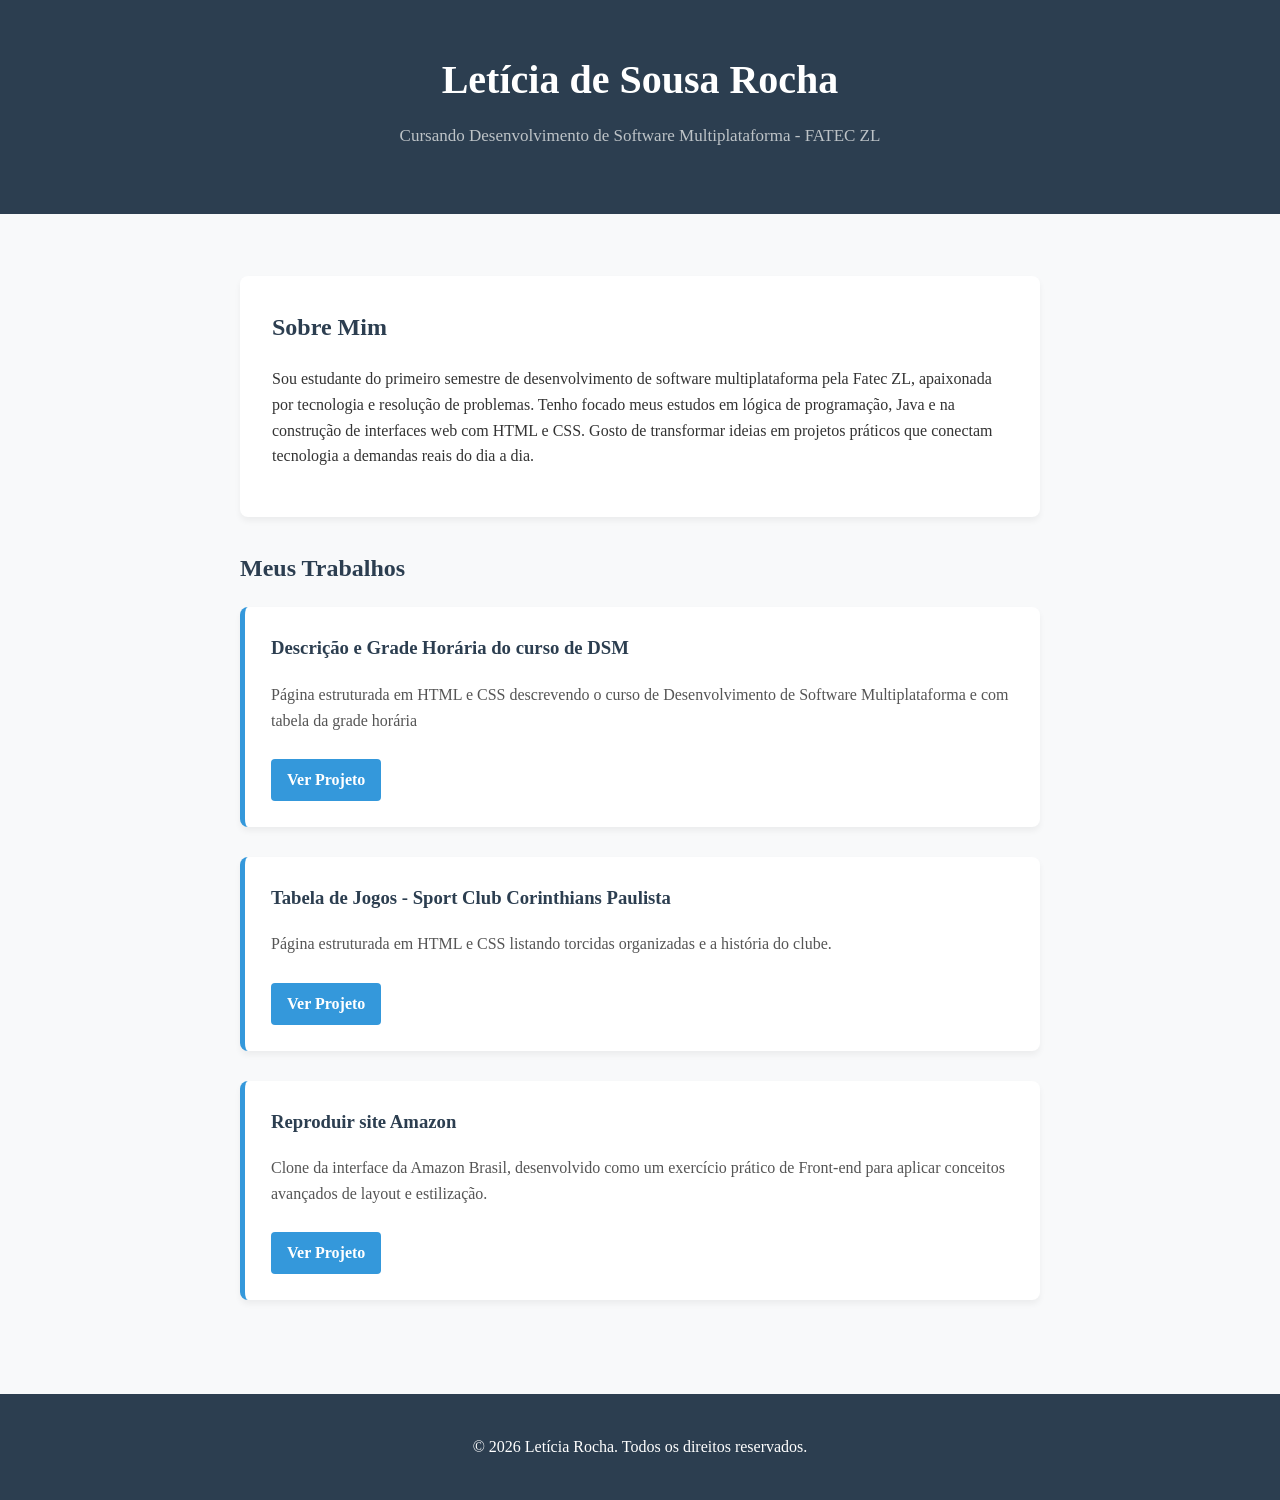
<file: index.html>
<!DOCTYPE html>
<html lang="pt-BR">
<head>
    <meta charset="UTF-8">
    <meta name="viewport" content="width=device-width, initial-scale=1.0">
    <link rel="stylesheet" href="style.css">
    <title>Portfólio | Leticia Rocha</title>
  
</head>

<body>

    <header>
        <h1>Letícia de Sousa Rocha</h1>
        <p>Cursando Desenvolvimento de Software Multiplataforma - FATEC ZL</p>
    </header>

    <main class="container">
        
        <section class="sobre">
            <h2>Sobre Mim</h2>
            <p>Sou estudante do primeiro semestre de desenvolvimento de software multiplataforma pela Fatec ZL, apaixonada por tecnologia e resolução de problemas. Tenho focado meus estudos em lógica de programação, Java e na construção de interfaces web com HTML e CSS. Gosto de transformar ideias em projetos práticos que conectam tecnologia a demandas reais do dia a dia.</p>
        </section>

        <section class="projetos">
            <h2>Meus Trabalhos</h2>
            
            <div class="grid-projetos">

                <div class="projeto-card">
                    <h3>Descrição e Grade Horária do curso de DSM</h3>
                    <p>Página estruturada em HTML e CSS descrevendo o curso de Desenvolvimento de Software Multiplataforma e com tabela da grade horária</p>
                    <a href="horarios_dsm/Site_fatec/index.html" class="link-projeto" target="_blank">Ver Projeto</a>
                </div>

                <div class="projeto-card">
                    <h3>Tabela de Jogos - Sport Club Corinthians Paulista</h3>
                    <p>Página estruturada em HTML e CSS listando torcidas organizadas e a história do clube.</p>
                    <a href="tabela_corinthians/index.html" class="link-projeto" target="_blank">Ver Projeto</a>
                </div>

                  <div class="projeto-card">
                    <h3>Reproduir site Amazon</h3>
                    <p>Clone da interface da Amazon Brasil, desenvolvido como um exercício prático de Front-end para aplicar conceitos avançados de layout e estilização.</p>
                    <a href="Reproduir Amazon.html" class="link-projeto" target="_blank">Ver Projeto</a>
                </div>
            </div>
        </section>

    </main>

    <footer>
        <p>&copy; 2026 Letícia Rocha. Todos os direitos reservados.</p>
    </footer>

</body>
</html>
</file>
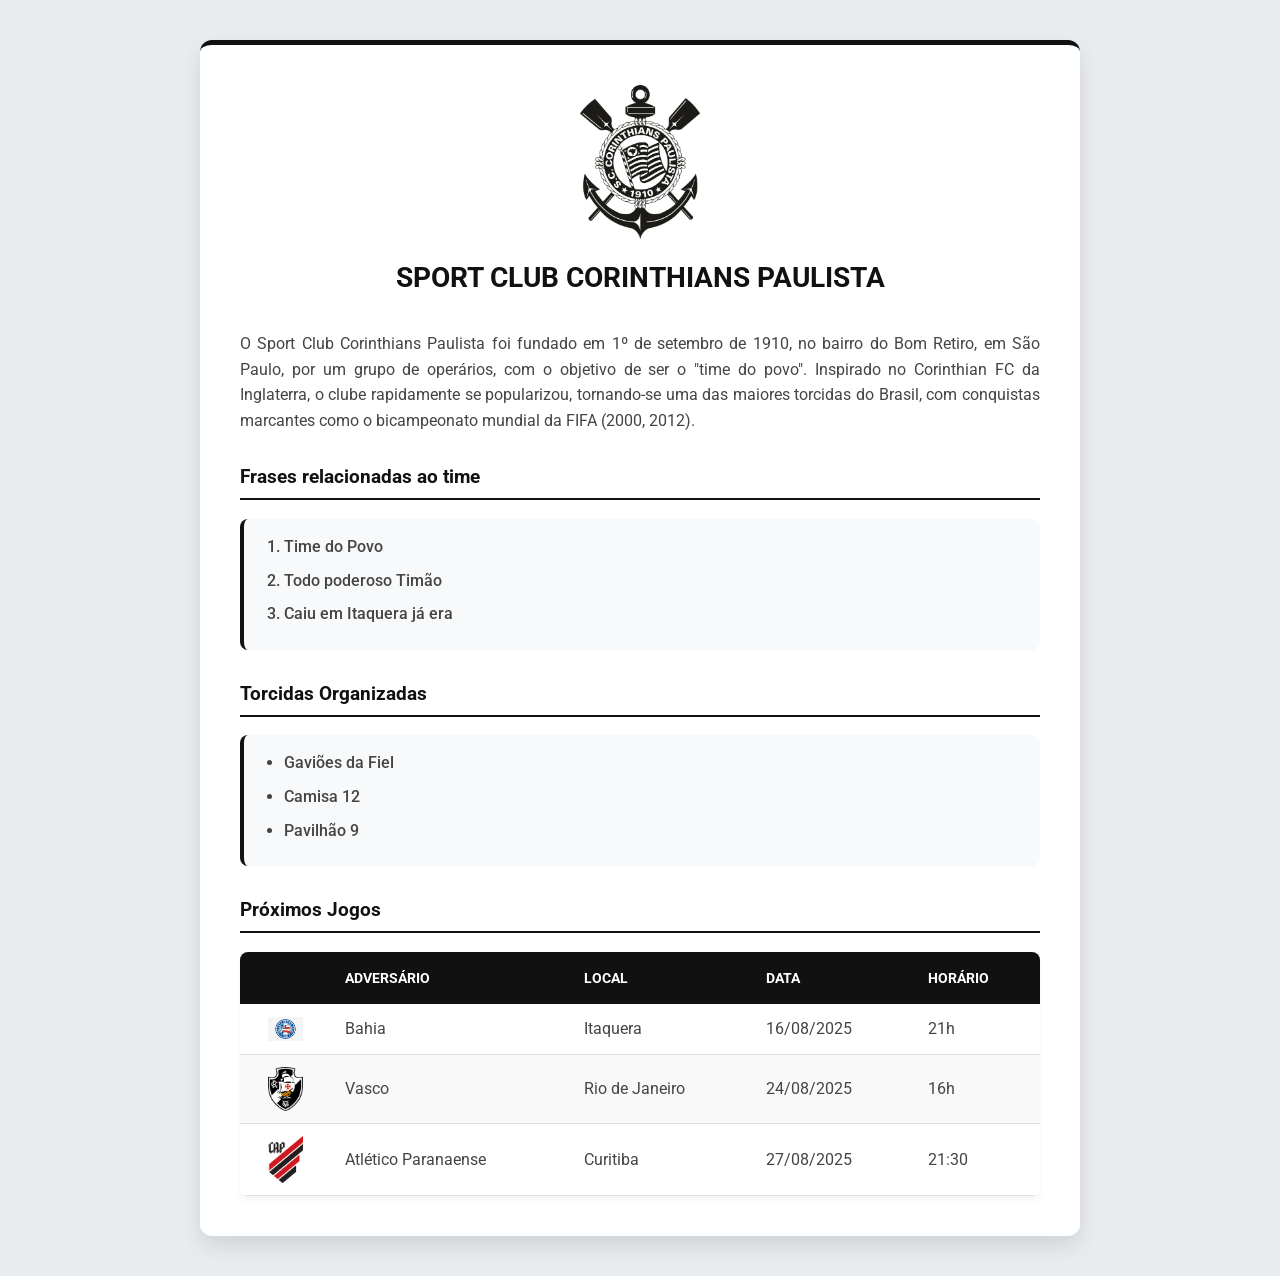
<file: tabela_corinthians/index.html>
<!DOCTYPE html>
<html lang="pt-BR">
<head>
  <meta charset="UTF-8">
  <meta name="viewport" content="width=device-width, initial-scale=1.0">
  <title>Sport Club Corinthians Paulista</title>
  
  <style>
    @import url('https://fonts.googleapis.com/css2?family=Roboto:wght@400;700&display=swap');

    :root {
      --preto-corinthians: #111111;
      --branco-corinthians: #ffffff;
      --fundo-pagina: #e9ecef;
      --cinza-texto: #444444;
      --borda-tabela: #dddddd;
    }

    body {
      font-family: 'Roboto', Arial, sans-serif;
      background-color: var(--fundo-pagina);
      color: var(--cinza-texto);
      line-height: 1.6;
      margin: 0;
      padding: 40px 20px;
    }

    .container {
      background-color: var(--branco-corinthians);
      max-width: 800px;
      margin: 0 auto;
      padding: 40px;
      border-radius: 12px; /* Bordas arredondadas */
      box-shadow: 0 10px 20px rgba(0, 0, 0, 0.1); /* Sombra suave */
      border-top: 5px solid var(--preto-corinthians); /* Detalhe no topo */
    }

    .cabecalho {
      text-align: center;
      margin-bottom: 30px;
    }

    .logo {
      max-width: 120px;
      margin-bottom: 10px;
    }

    h1 {
      color: var(--preto-corinthians);
      font-size: 28px;
      text-transform: uppercase;
      margin: 0;
    }

    .descricao {
      text-align: justify;
      font-size: 16px;
      margin-bottom: 30px;
    }

    h3 {
      color: var(--preto-corinthians);
      border-bottom: 2px solid var(--preto-corinthians);
      padding-bottom: 5px;
      margin-top: 30px;
    }

    ul, ol {
      background-color: #f8f9fa;
      padding: 15px 15px 15px 40px;
      border-radius: 8px;
      border-left: 4px solid var(--preto-corinthians);
    }

    li {
      margin-bottom: 8px;
      font-weight: 500;
    }

    table {
      width: 100%;
      border-collapse: collapse;
      margin-top: 15px;
      border-radius: 8px;
      overflow: hidden; 
      box-shadow: 0 4px 6px rgba(0,0,0,0.05);
    }

    th {
      background-color: var(--preto-corinthians);
      color: var(--branco-corinthians);
      text-align: left;
      padding: 15px;
      text-transform: uppercase;
      font-size: 14px;
    }

    td {
      padding: 12px 15px;
      border-bottom: 1px solid var(--borda-tabela);
      vertical-align: middle;
    }

    tbody tr:nth-child(even) {
      background-color: #f9f9f9;
    }

    tbody tr:hover {
      background-color: #f1f1f1;
      transition: background-color 0.3s;
    }

    td:first-child {
      width: 60px;
      text-align: center;
    }

    td img {
      width: 35px;
      height: auto;
      display: block;
      margin: 0 auto;
    }
  </style>
</head>

<body>

  <div class="container">
    <div class="cabecalho">
      <img src="logo.jpg" alt="Logo Corinthians" class="logo">
      <h1>Sport Club Corinthians Paulista</h1>
    </div>

    <p class="descricao">
      O Sport Club Corinthians Paulista foi fundado em 1º de setembro de 1910, no bairro do Bom Retiro, em São Paulo, por um grupo de operários, com o objetivo de ser o "time do povo". Inspirado no Corinthian FC da Inglaterra, o clube rapidamente se popularizou, tornando-se uma das maiores torcidas do Brasil, com conquistas marcantes como o bicampeonato mundial da FIFA (2000, 2012). 
    </p>

    <h3>Frases relacionadas ao time</h3>
    <ol>
      <li>Time do Povo</li>
      <li>Todo poderoso Timão</li>
      <li>Caiu em Itaquera já era</li>
    </ol>

    <h3>Torcidas Organizadas</h3>
    <ul>
      <li>Gaviões da Fiel</li>
      <li>Camisa 12</li>
      <li>Pavilhão 9</li>
    </ul>

    <h3>Próximos Jogos</h3>
    <table>
      <thead>
        <tr>
          <th></th>
          <th>Adversário</th>
          <th>Local</th>
          <th>Data</th>
          <th>Horário</th>
        </tr>
      </thead>
      <tbody>
        <tr>
          <td><img src="bahia.png" alt="Escudo Bahia"></td>
          <td>Bahia</td>
          <td>Itaquera</td>
          <td>16/08/2025</td>
          <td>21h</td>
        </tr>
        <tr>
          <td><img src="vasco.png" alt="Escudo Vasco"></td>
          <td>Vasco</td>
          <td>Rio de Janeiro</td>
          <td>24/08/2025</td>
          <td>16h</td>
        </tr>
        <tr>
          <td><img src="ap.png" alt="Escudo Athletico"></td>
          <td>Atlético Paranaense</td>
          <td>Curitiba</td>
          <td>27/08/2025</td>
          <td>21:30</td>
        </tr>
      </tbody>
    </table>
  </div>

</body>
</html>
</file>
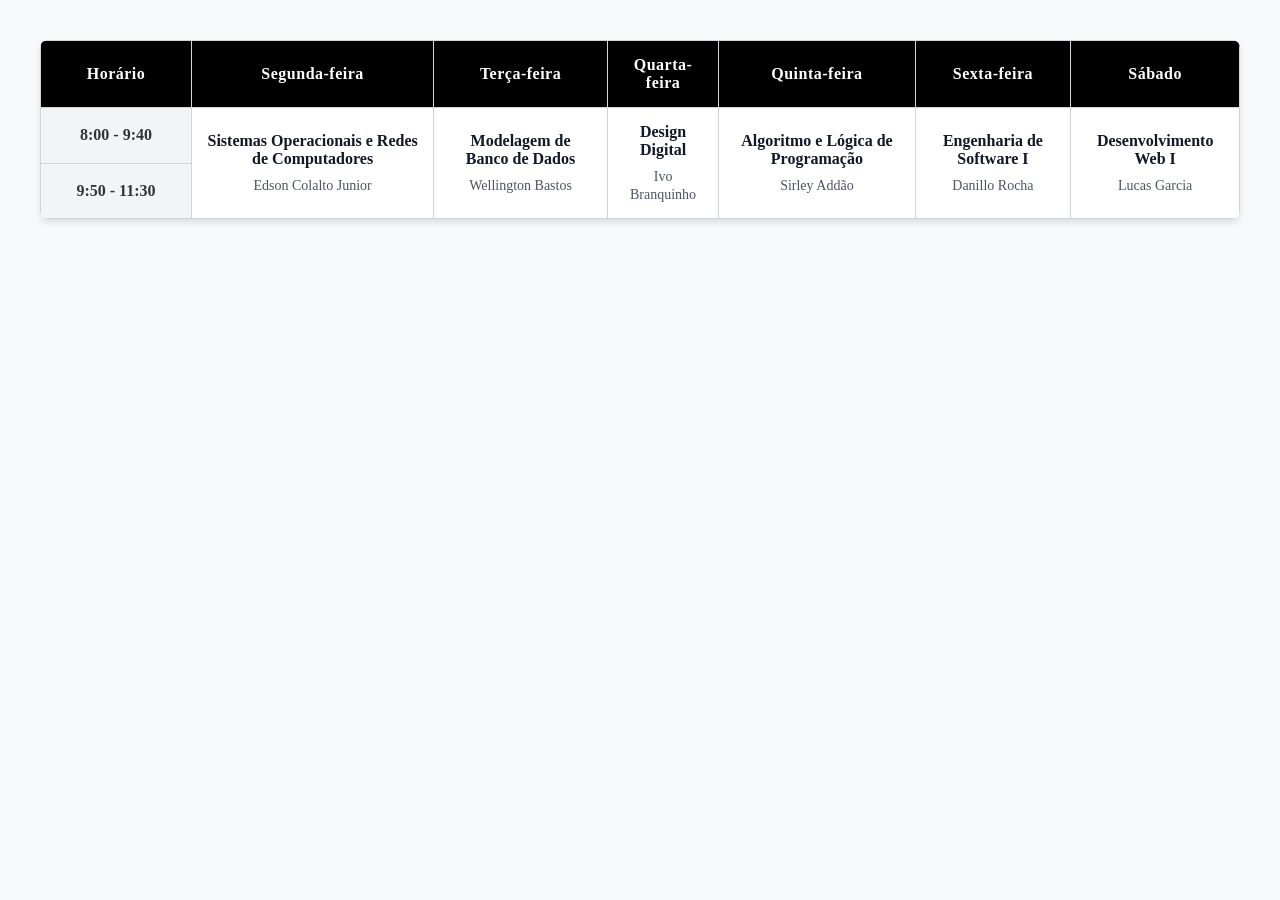
<file: horarios_dsm/pdf1_horario/index.html>
<!DOCTYPE html>
<html lang="pt-BR">

<head>
    <meta charset="UTF-8">
    <meta name="viewport" content="width=device-width, initial-scale=1.0">
    <title>Grade Horária dsm1</title>

    <style>
        body {
            font-family: 'Segoe UI', Tahoma;
            background-color: #f8f9fa;
            color: #333;
            display: flex;
            justify-content: center;
            padding: 40px 20px;
            margin: 0;
        }

        .tabela-container {
            width: 100%;
            max-width: 1200px;
            background-color: #ffffff;
            box-shadow: 0 4px 6px rgba(0, 0, 0, 0.1);
            border-radius: 8px;
            overflow: hidden;
        }

        table {
            width: 100%;
            border-collapse: collapse;
        }

        th,
        td {
            border: 1px solid #d1d5db;
            padding: 15px;
            text-align: center;
            vertical-align: middle;
        }

        th {
            background-color: #000000;
            color: #ffffff;
            font-size: 16px;
            letter-spacing: 0.5px;
        }

        .horario {
            font-weight: bold;
            background-color: #f3f4f6;
            white-space: nowrap;
            width: 120px;
        }

        .disciplina {
            font-weight: bold;
            display: block;
            margin-bottom: 8px;
            color: #111827;
        }

        .professor {
            font-size: 14px;
            color: #4b5563;
        }

        tbody tr:hover {
            background-color: #f9fafb;
        }
    </style>
</head>

<body>

    <div class="tabela-container">
        <table>
            <thead>
                <tr>
                    <th>Horário</th>
                    <th>Segunda-feira</th>
                    <th>Terça-feira</th>
                    <th>Quarta-feira</th>
                    <th>Quinta-feira</th>
                    <th>Sexta-feira</th>
                    <th>Sábado</th>
                </tr>
            </thead>
            <tbody>
                <tr>
                    <td class="horario">8:00 - 9:40</td>

                    <td rowspan="2">
                        <span class="disciplina">Sistemas Operacionais e Redes de Computadores</span>
                        <span class="professor">Edson Colalto Junior</span>
                    </td>
                    <td rowspan="2">
                        <span class="disciplina">Modelagem de Banco de Dados</span>
                        <span class="professor">Wellington Bastos</span>
                    </td>
                    <td rowspan="2">
                        <span class="disciplina">Design Digital</span>
                        <span class="professor">Ivo Branquinho</span>
                    </td>
                    <td rowspan="2">
                        <span class="disciplina">Algoritmo e Lógica de Programação</span>
                        <span class="professor">Sirley Addão</span>
                    </td>
                    <td rowspan="2">
                        <span class="disciplina">Engenharia de Software I</span>
                        <span class="professor">Danillo Rocha</span>
                    </td>
                    <td rowspan="2">
                        <span class="disciplina">Desenvolvimento Web I</span>
                        <span class="professor">Lucas Garcia</span>
                    </td>
                </tr>

                <tr>
                    <td class="horario">9:50 - 11:30</td>
                </tr>
            </tbody>
        </table>
    </div>

</body>

</html>
</file>
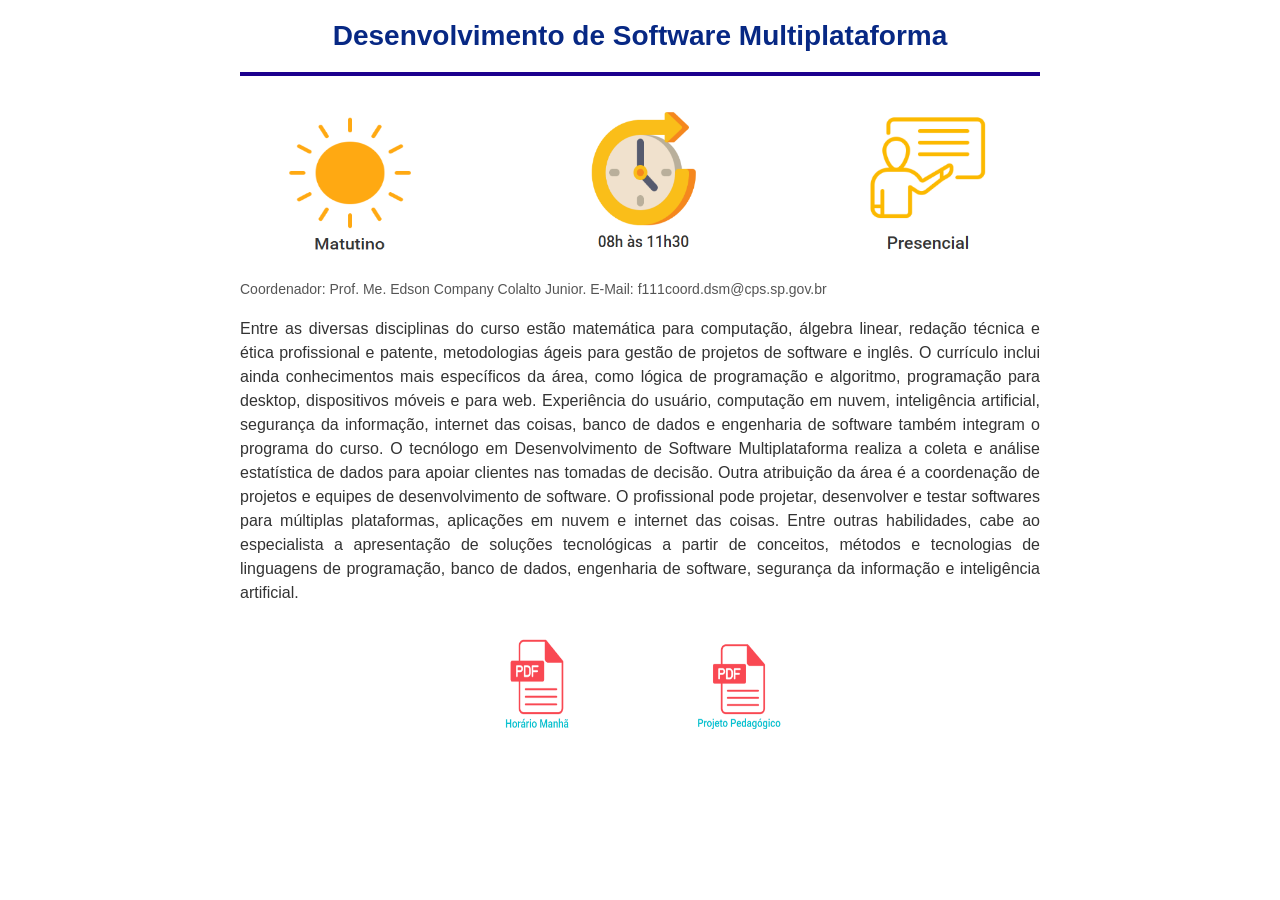
<file: horarios_dsm/Site_fatec/index.html>
<!DOCTYPE html>
<html lang="pt-BR">
<head>
    <meta charset="UTF-8">
    <meta name="viewport" content="width=device-width, initial-scale=1.0">
    <title>Horarios_DSM</title>
    <link rel="stylesheet" href="style.css">
    
</head>

<body>

    <div class="container">
        
        <h1>Desenvolvimento de Software Multiplataforma</h1>

        <div class="linha-icones">
            <img src="icone1.png" alt="Ícone 1">
            <img src="icone2.png" alt="Ícone 2">
            <img src="icone3.png" alt="Ícone 3">
        </div>

        <p class="coordenador">
            Coordenador: Prof. Me. Edson Company Colalto Junior. E-Mail: f111coord.dsm@cps.sp.gov.br
        </p>

        <p class="descricao">
            Entre as diversas disciplinas do curso estão matemática para computação, álgebra linear, redação técnica e ética profissional e patente, metodologias ágeis para gestão de projetos de software e inglês. O currículo inclui ainda conhecimentos mais específicos da área, como lógica de programação e algoritmo, programação para desktop, dispositivos móveis e para web. Experiência do usuário, computação em nuvem, inteligência artificial, segurança da informação, internet das coisas, banco de dados e engenharia de software também integram o programa do curso. O tecnólogo em Desenvolvimento de Software Multiplataforma realiza a coleta e análise estatística de dados para apoiar clientes nas tomadas de decisão. Outra atribuição da área é a coordenação de projetos e equipes de desenvolvimento de software. O profissional pode projetar, desenvolver e testar softwares para múltiplas plataformas, aplicações em nuvem e internet das coisas. Entre outras habilidades, cabe ao especialista a apresentação de soluções tecnológicas a partir de conceitos, métodos e tecnologias de linguagens de programação, banco de dados, engenharia de software, segurança da informação e inteligência artificial.
        </p>

        <div class="linha-pdf">
            <a href="../pdf1_horario/index.html" target="_blank" class="link-pdf">
                <img src="iconePDF1.png">
            </a>
            <a href="pdf1.pdf" target="_blank" class="link-pdf">
                <img src="iconePDF2.png">
            </a>
        </div>

    </div>

</body>
</html>
</file>
<file: style.css>
body {
            font-family: 'Segoe UI', Tahoma;
            margin: 0;
            padding: 0;
            background-color: #f8f9fa;
            color: #333;
            line-height: 1.6;
        }


        header {
            background-color: #2c3e50;
            color: #ffffff;
            padding: 48px 16px;
            text-align: center;
        }

        header h1 {
            margin: 0;
            font-size: 2.5rem;
        }

        header p {
            font-size: 17px;
            margin-top: 10px;
            color: #bdc3c7;
        }

        .container {
            max-width: 800px;
            margin: 0 auto;
            padding: 62px 16px;
        }

        .sobre {
            background: #ffffff;
            padding: 32px;
            border-radius: 8px;
            box-shadow: 0 4px 6px rgba(0, 0, 0, 0.05);
            margin-bottom: 32px;
        }

        .sobre h2 {
            margin-top: 0;
            color: #2c3e50;

        }

        .projetos h2 {
            color: #2c3e50;
            margin-bottom: 20px;
        }

        .grid-projetos {
            display: flex;
            flex-direction: column;
            gap: 30px;
        }

        .projeto-card {
            background: #ffffff;
            padding: 26px;
            border-radius: 8px;
            box-shadow: 0 4px 6px rgba(0, 0, 0, 0.05);
            border-left: 5px solid #3498db;
            transition: transform 0.2s ease;
        }

        .projeto-card:hover {
            transform: translateY(-3px);
        }

        .projeto-card h3 {
            margin-top: 0;
            color: #2c3e50;
        }

        .projeto-card p {
            color: #555;
        }



        .link-projeto {
            display: inline-block;
            margin-top: 10px;
            padding: 8px 16px;
            background-color: #3498db;
            color: #ffffff;
            text-decoration: none;
            border-radius: 4px;
            font-weight: bold;
            transition: background 0.3s;
        }

        .link-projeto:hover {
            background-color: #2980b9;
        }

        footer {
            text-align: center;
            padding: 1.5rem;
            background-color: #2c3e50;
            color: white;
            margin-top: 32px;
        }
</file>
<file: horarios_dsm/Site_fatec/style.css>
body {
    font-family: Arial, sans-serif;
    margin: 20px;
    color: #333;
}

.container {
    max-width: 800px;
    margin: 0 auto;
}

h1 {
    color: rgb(7, 40, 132);
    font-size: 28px;
    margin-bottom: 20px;
    text-align: center;
    border-bottom: 4px solid rgb(28, 0, 142);
    padding-bottom: 20px;
}

.linha-icones {
    display: flex;
    gap: 120px;
    margin-bottom: 15px;
    justify-content: center;

}

.linha-icones img {
    width: 170px;
    height: 170px;
}

.coordenador {
    font-size: 14px;
    margin-bottom: 20px;
    color: #555;
}

.descricao {
    font-size: 16px;
    line-height: 24px;
    margin-bottom: 30px;
    text-align: justify;
}

.linha-pdf {
    display: flex;
    gap: 100px;
    justify-content: center;
}

.link-pdf {
    text-decoration: none;
}

.link-pdf img {
    width: 100px;
    height: 100px;
}
</file>
